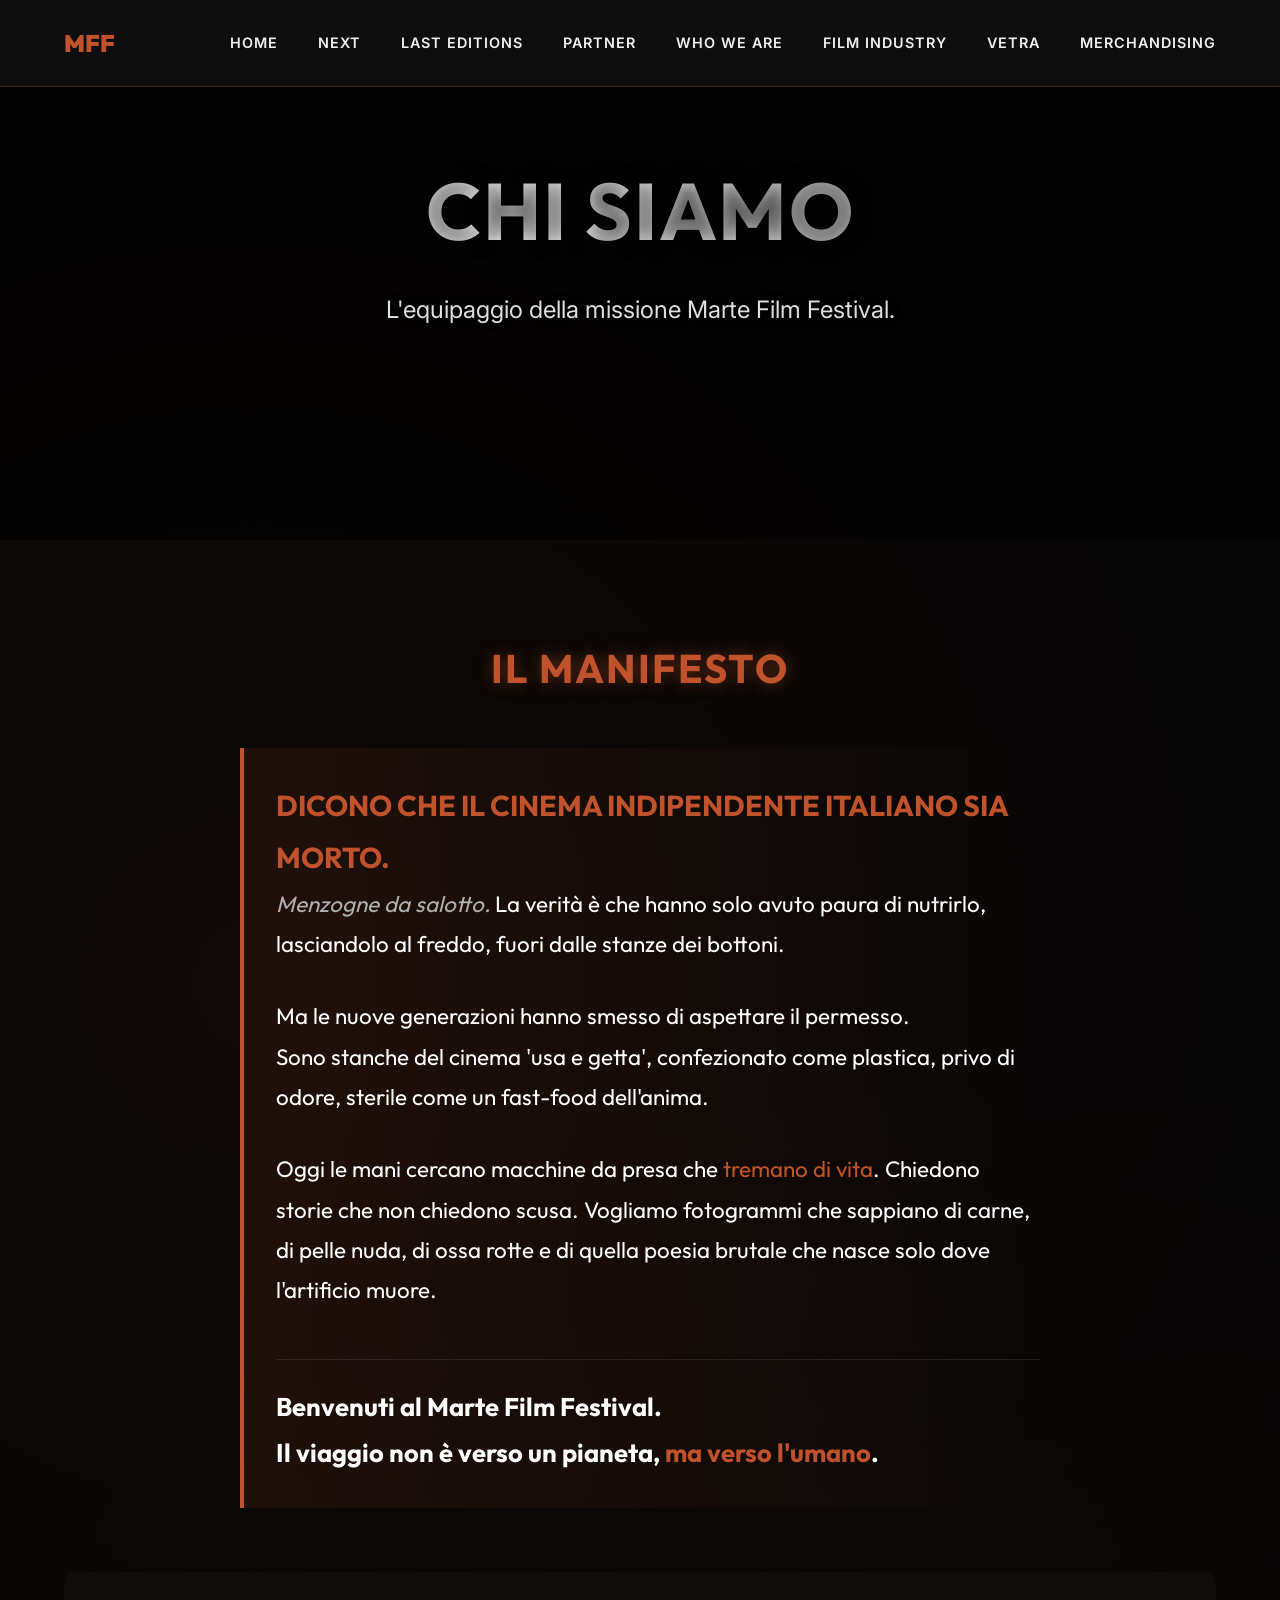
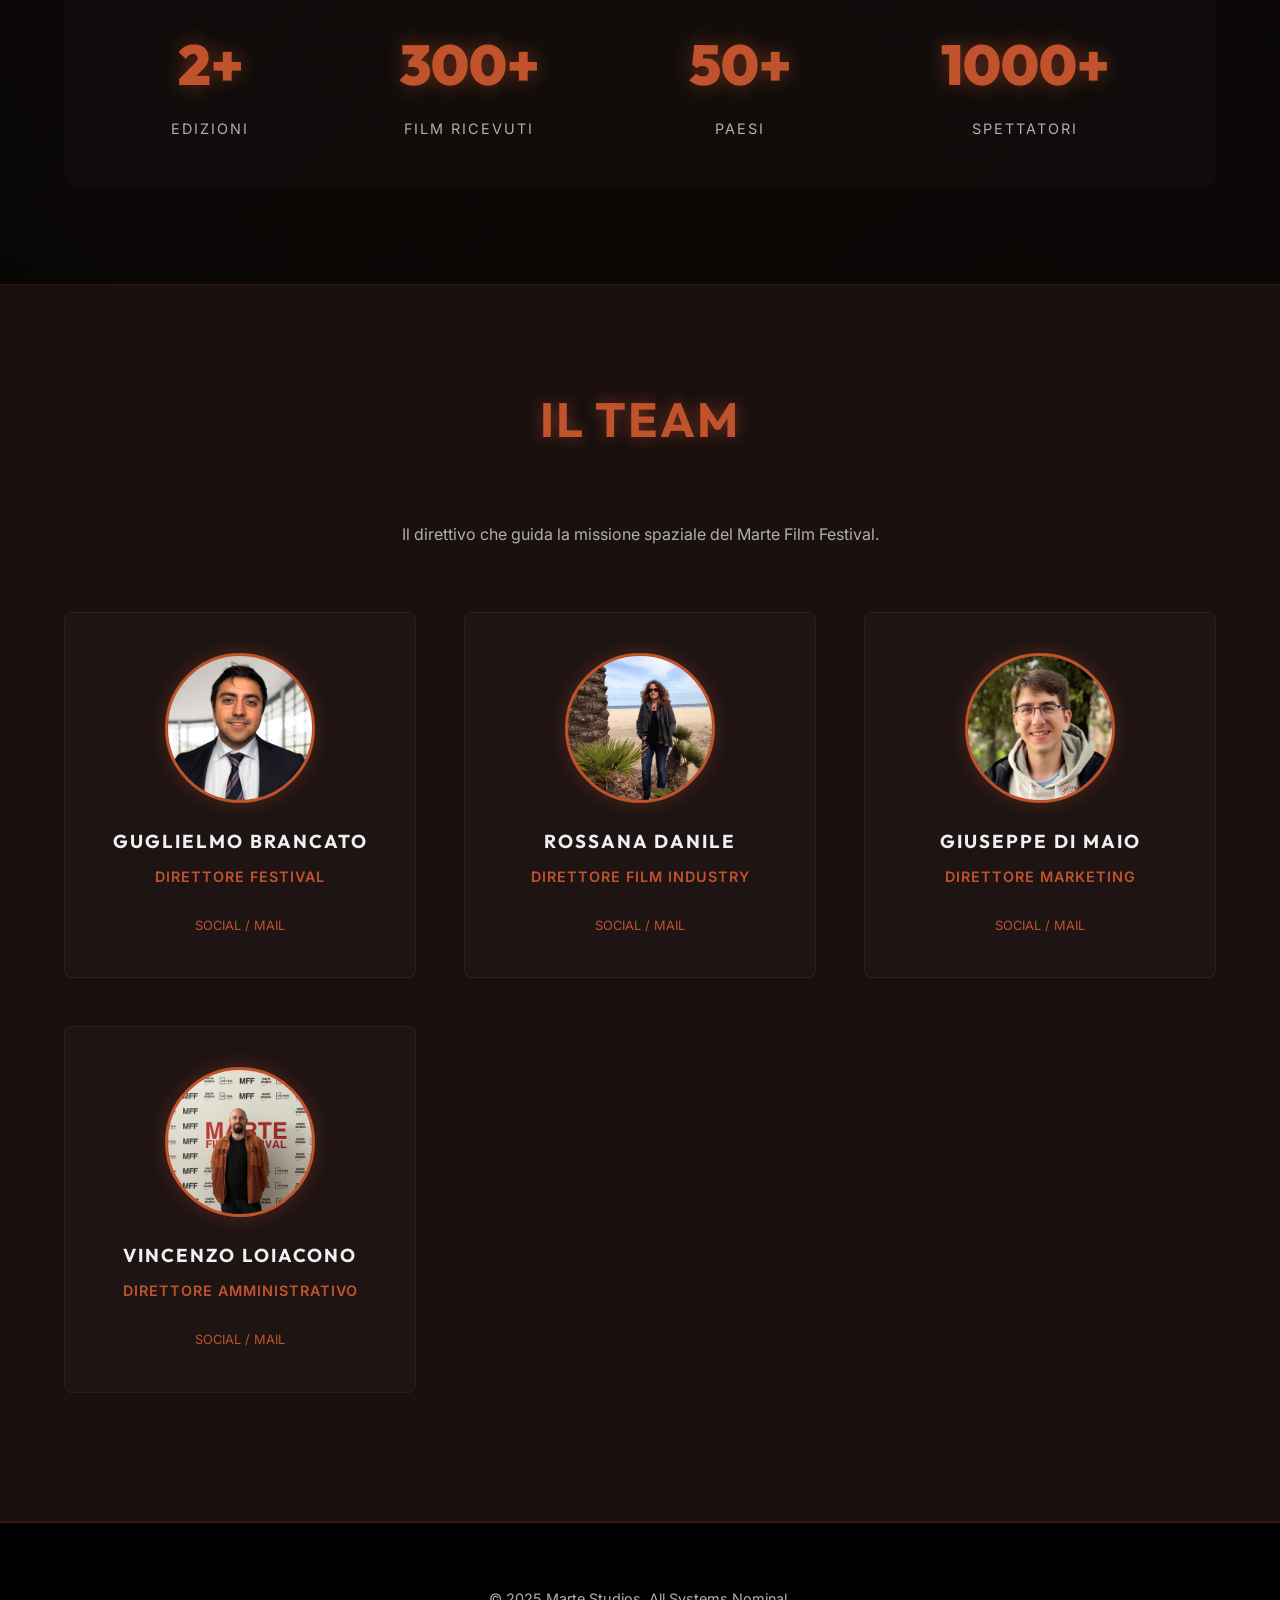
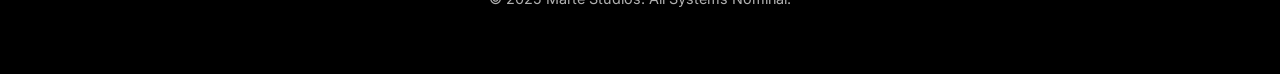
<file: chi-siamo.html>
<!doctype html>
<html lang="it">

<head>
  <meta charset="UTF-8">
  <meta name="viewport" content="width=device-width, initial-scale=1.0">
  <title>Chi Siamo - Marte Film Festival</title>
  <link rel="preconnect" href="https://fonts.googleapis.com">
  <link rel="preconnect" href="https://fonts.gstatic.com" crossorigin>
  <link
    href="https://fonts.googleapis.com/css2?family=Inter:wght@300;400;600&family=Outfit:wght@400;700;900&display=swap"
    rel="stylesheet">
  <link rel="stylesheet" href="./style.css">
  <style>
    .about-hero {
      height: 60vh;
      background-image: url('https://images.unsplash.com/photo-1446776811953-b23d57bd21aa?q=80&w=2072&auto=format&fit=crop');
    }

    .team-grid {
      display: grid;
      grid-template-columns: repeat(auto-fit, minmax(250px, 1fr));
      gap: 3rem;
      margin-top: 4rem;
    }

    .team-member {
      background: rgba(255, 255, 255, 0.02);
      border: 1px solid rgba(255, 255, 255, 0.05);
      padding: 2rem;
      text-align: center;
      transition: all 0.3s;
      border-radius: 8px;
    }

    .team-member:hover {
      border-color: var(--accent-color);
      transform: translateY(-5px);
      background: rgba(192, 83, 44, 0.05);
    }

    .member-image {
      width: 150px;
      height: 150px;
      border-radius: 50%;
      margin: 0 auto 1.5rem;
      background-color: #111;
      background-size: cover;
      background-position: center;
      border: 3px solid var(--accent-color);
      box-shadow: 0 0 20px rgba(192, 83, 44, 0.3);
    }

    .role {
      color: var(--accent-color);
      font-size: 0.9rem;
      text-transform: uppercase;
      letter-spacing: 1px;
      margin-top: 0.5rem;
      font-weight: 600;
      margin-bottom: 1rem;
    }

    .member-bio {
      color: var(--text-secondary);
      font-size: 0.9rem;
      line-height: 1.6;
    }

    .mission-stats {
      display: flex;
      justify-content: space-around;
      flex-wrap: wrap;
      gap: 2rem;
      margin-top: 4rem;
      padding: 3rem;
      background: rgba(255, 255, 255, 0.02);
      border-radius: 12px;
    }

    .stat-item {
      text-align: center;
    }

    .stat-number {
      font-family: var(--font-heading);
      font-size: 3.5rem;
      font-weight: 900;
      color: var(--accent-color);
      margin-bottom: 0.5rem;
      text-shadow: 0 0 20px var(--accent-glow);
    }

    .stat-label {
      text-transform: uppercase;
      letter-spacing: 2px;
      font-size: 0.9rem;
      color: var(--text-secondary);
    }

    .governance-grid {
      display: grid;
      grid-template-columns: repeat(auto-fit, minmax(280px, 1fr));
      gap: 3rem;
      margin-top: 4rem;
      padding-bottom: 2rem;
    }

    @media (max-width: 768px) {
      .governance-grid {
        grid-template-columns: 1fr;
        gap: 2rem;
        padding-bottom: 0;
      }
    }

    .governance-member {
      background: rgba(255, 255, 255, 0.02);
      border: 1px solid rgba(255, 255, 255, 0.05);
      padding: 2.5rem 2rem;
      text-align: center;
      transition: all 0.3s;
      border-radius: 8px;
      position: relative;
    }

    .governance-member::before {
      content: '';
      position: absolute;
      top: 0;
      left: 0;
      width: 100%;
      height: 3px;
      background: linear-gradient(90deg, transparent, var(--accent-color), transparent);
      opacity: 0;
      transition: opacity 0.3s;
    }

    .governance-member:hover {
      background: rgba(192, 83, 44, 0.03);
      border-color: rgba(192, 83, 44, 0.3);
      transform: translateY(-5px);
    }

    .governance-member:hover::before {
      opacity: 1;
    }
  </style>

  <!-- Open Graph / Social Media Meta Tags -->
  <meta property="og:type" content="website">
  <meta property="og:url" content="https://mff.martestudios.com/">
  <meta property="og:title" content="Marte Film Festival">
  <meta property="og:description" content="Marte Film Festival - Il cinema che non chiede scusa.">
  <meta property="og:image" content="https://mff.martestudios.com/intro-logo.png">

  <meta name="twitter:card" content="summary_large_image">
  <meta name="twitter:url" content="https://mff.martestudios.com/">
  <meta name="twitter:title" content="Marte Film Festival">
  <meta name="twitter:description" content="Marte Film Festival - Il cinema che non chiede scusa.">
  <meta name="twitter:image" content="https://mff.martestudios.com/intro-logo.png">

</head>

<body>
  <nav class="navbar">
    <div class="logo-container">
      <span style="font-family: 'Outfit'; font-weight: 900; color: var(--accent-color); font-size: 1.5rem;">MFF</span>
    </div>
    <ul class="nav-links">
      <li><a href="index.html">Home</a></li>
      <li><a href="next.html">Next</a></li>
      <li><a href="legends.html">Last Editions</a></li>
      <li><a href="partner.html">Partner</a></li>
      <li><a href="chi-siamo.html">Who We Are</a></li>
      <li><a href="film-industry.html">Film Industry</a></li>
      <li><a href="vetra.html">Vetra</a></li>
      <li><a href="merchandising.html">Merchandising</a></li>
    </ul>
    <div class="burger">
      <div class="line1"></div>
      <div class="line2"></div>
      <div class="line3"></div>
    </div>
  </nav>

  <section class="hero-section about-hero">
    <div class="hero-overlay"></div>
    <div class="hero-content">
      <h1>Chi Siamo</h1>
      <p>L'equipaggio della missione Marte Film Festival.</p>
    </div>
  </section>

  <section class="section">
    <div class="container">
      <h2 style="margin-bottom: 3rem; text-align: center; font-size: 2.5rem; text-transform: uppercase; letter-spacing: 2px;">Il Manifesto</h2>
      
      <div style="max-width: 800px; margin: 0 auto; font-family: var(--font-heading); font-size: 1.4rem; line-height: 1.8; color: #fff; border-left: 4px solid var(--accent-color); padding-left: 2rem; background: linear-gradient(90deg, rgba(192, 83, 44, 0.1) 0%, transparent 100%); padding-top: 2rem; padding-bottom: 2rem; border-radius: 0 12px 12px 0;">
        <p style="margin-bottom: 2rem;">
          <strong style="color: var(--accent-color); font-size: 1.8rem;">DICONO CHE IL CINEMA INDIPENDENTE ITALIANO SIA MORTO.</strong><br>
          <span style="color: var(--text-secondary); font-style: italic;">Menzogne da salotto.</span> La verità è che hanno solo avuto paura di nutrirlo, lasciandolo al freddo, fuori dalle stanze dei bottoni.
        </p>

        <p style="margin-bottom: 2rem;">
          Ma le nuove generazioni hanno smesso di aspettare il permesso.<br>
          Sono stanche del cinema 'usa e getta', confezionato come plastica, privo di odore, sterile come un fast-food dell'anima.
        </p>

        <p style="margin-bottom: 2rem;">
          Oggi le mani cercano macchine da presa che <span style="color: var(--accent-color);">tremano di vita</span>. Chiedono storie che non chiedono scusa. Vogliamo fotogrammi che sappiano di carne, di pelle nuda, di ossa rotte e di quella poesia brutale che nasce solo dove l'artificio muore.
        </p>

        <p style="font-size: 1.6rem; font-weight: 700; margin-top: 3rem; border-top: 1px solid rgba(255,255,255,0.1); padding-top: 1.5rem;">
          Benvenuti al Marte Film Festival.<br>
          Il viaggio non è verso un pianeta, <span style="color: var(--accent-color);">ma verso l'umano</span>.
        </p>
      </div>

      <div class="mission-stats">
        <div class="stat-item">
          <div class="stat-number">2+</div>
          <div class="stat-label">Edizioni</div>
        </div>
        <div class="stat-item">
          <div class="stat-number">300+</div>
          <div class="stat-label">Film Ricevuti</div>
        </div>
        <div class="stat-item">
          <div class="stat-number">50+</div>
          <div class="stat-label">Paesi</div>
        </div>
        <div class="stat-item">
          <div class="stat-number">1000+</div>
          <div class="stat-label">Spettatori</div>
        </div>
      </div>
    </div>
  </section>

  <section class="section dark-bg">
    <div class="container">
      <h2>Il Team</h2>
      <p style="text-align: center; max-width: 600px; margin: 0 auto 3rem; color: var(--text-secondary);">
        Il direttivo che guida la missione spaziale del Marte Film Festival.
      </p>

      <div class="governance-grid">
        <div class="governance-member">
          <div class="member-image" style="background-image: url('assets/chi%20siamo/brancato%20guglielmo.png')"></div>
          <h3>Guglielmo Brancato</h3>
          <p class="role">Direttore Festival</p>
          <div class="socials" style="margin-top: 1.5rem;">
            <a href="#" style="color: var(--accent-color); font-size: 0.8rem;">social / mail</a>
          </div>
        </div>

        <div class="governance-member">
          <div class="member-image" style="background-image: url('assets/chi%20siamo/rossana%20danile.jpg')"></div>
          <h3>Rossana Danile</h3>
          <p class="role">Direttore Film Industry</p>
          <div class="socials" style="margin-top: 1.5rem;">
            <a href="#" style="color: var(--accent-color); font-size: 0.8rem;">social / mail</a>
          </div>
        </div>

        <div class="governance-member">
          <div class="member-image" style="background-image: url('assets/chi%20siamo/giuseppe%20di%20maio.jpg')"></div>
          <h3>Giuseppe Di Maio</h3>
          <p class="role">Direttore Marketing</p>
          <div class="socials" style="margin-top: 1.5rem;">
            <a href="#" style="color: var(--accent-color); font-size: 0.8rem;">social / mail</a>
          </div>
        </div>



        <div class="governance-member">
          <div class="member-image" style="background-image: url('assets/chi%20siamo/vincenzo%20loiacono.jpeg')"></div>
          <h3>Vincenzo Loiacono</h3>
          <p class="role">Direttore Amministrativo</p>
          <div class="socials" style="margin-top: 1.5rem;">
            <a href="#" style="color: var(--accent-color); font-size: 0.8rem;">social / mail</a>
          </div>
        </div>


      </div>
    </div>
  </section>

  <footer>
    <div class="container">
      <p>&copy; 2025 Marte Studios. All Systems Nominal.</p>
    </div>
  </footer>

  <script type="module" src="./main.js"></script>
</body>

</html>
</file>
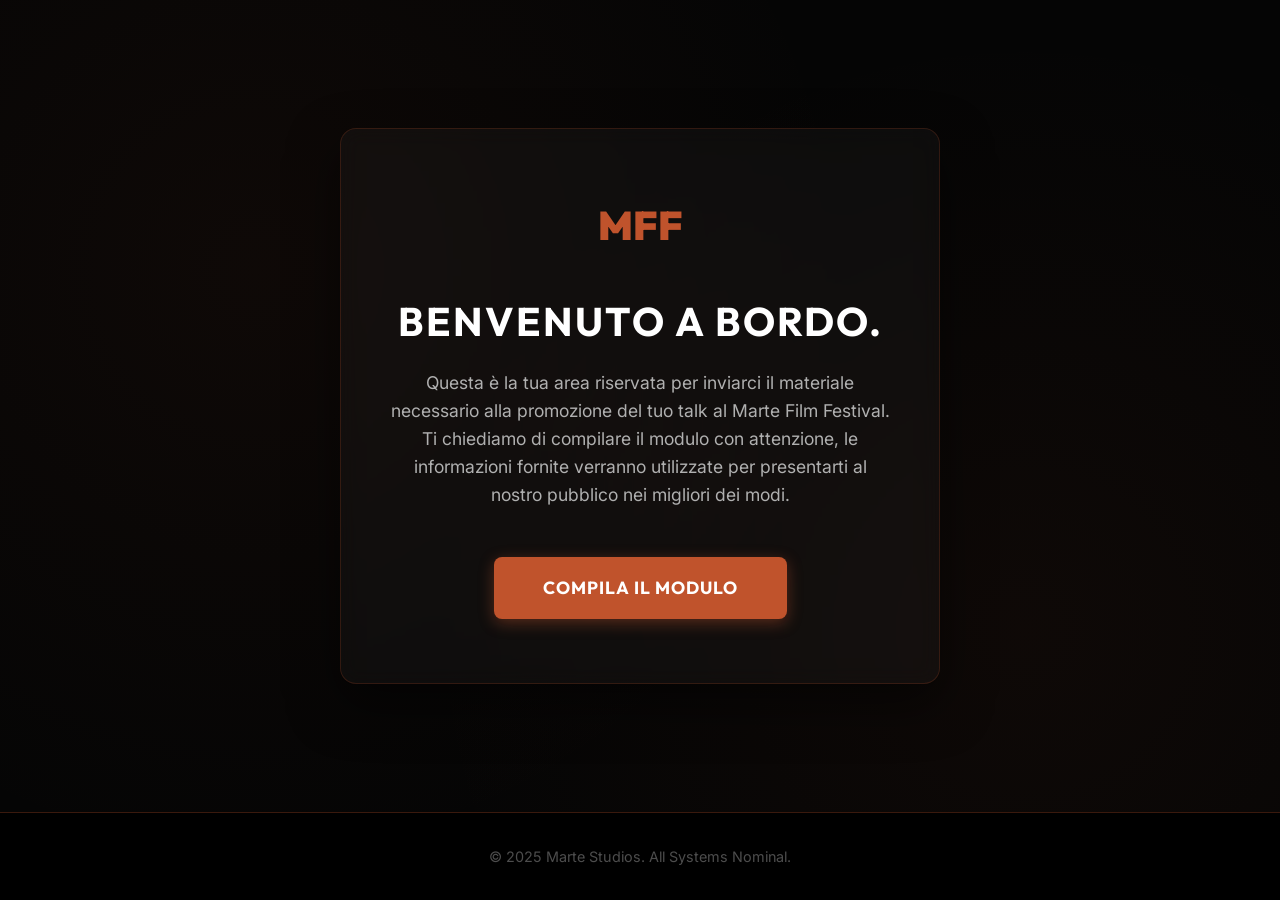
<file: guest-onboarding.html>
<!doctype html>
<html lang="it">

<head>
  <meta charset="UTF-8">
  <meta name="viewport" content="width=device-width, initial-scale=1.0">
  <title>Materiale Promozionale - Marte Film Festival</title>
  <link rel="preconnect" href="https://fonts.googleapis.com">
  <link rel="preconnect" href="https://fonts.gstatic.com" crossorigin>
  <link href="https://fonts.googleapis.com/css2?family=Inter:wght@300;400;600&family=Outfit:wght@400;700;900&display=swap" rel="stylesheet">
  <link rel="stylesheet" href="./style.css">
  <style>
    body {
      background-color: #050505;
      color: #fff;
      display: flex;
      flex-direction: column;
      min-height: 100vh;
      margin: 0;
      font-family: 'Inter', sans-serif;
    }

    .onboarding-container {
      flex: 1;
      display: flex;
      align-items: center;
      justify-content: center;
      padding: 2rem;
    }

    .onboarding-card {
      background: rgba(255, 255, 255, 0.03);
      border: 1px solid rgba(192, 83, 44, 0.2);
      border-radius: 16px;
      padding: 4rem 3rem;
      max-width: 600px;
      width: 100%;
      text-align: center;
      box-shadow: 0 20px 50px rgba(0, 0, 0, 0.5);
      backdrop-filter: blur(10px);
    }

    .logo-badge {
      font-family: 'Outfit', sans-serif;
      font-weight: 900;
      color: var(--accent-color);
      font-size: 2.5rem;
      margin-bottom: 2rem;
      display: inline-block;
    }

    h1 {
      font-family: 'Outfit', sans-serif;
      font-size: 2.5rem;
      margin-bottom: 1rem;
      font-weight: 700;
    }

    p {
      color: var(--text-secondary);
      font-size: 1.1rem;
      line-height: 1.6;
      margin-bottom: 3rem;
    }

    .cta-button {
      background: var(--accent-color);
      color: #fff;
      font-family: 'Outfit', sans-serif;
      font-weight: 700;
      font-size: 1.1rem;
      padding: 1rem 3rem;
      border-radius: 8px;
      text-transform: uppercase;
      letter-spacing: 1px;
      transition: all 0.3s;
      border: 1px solid transparent;
      box-shadow: 0 4px 15px rgba(192, 83, 44, 0.4);
    }

    .cta-button:hover {
      background: #a34320;
      transform: translateY(-2px);
      box-shadow: 0 6px 20px rgba(192, 83, 44, 0.6);
    }

    footer {
      text-align: center;
      padding: 2rem;
      font-size: 0.9rem;
      color: rgba(255,255,255,0.3);
    }
  </style>
</head>

<body>

  <div class="onboarding-container">
    <div class="onboarding-card">
      <div class="logo-badge">MFF</div>
      <h1>Benvenuto a bordo.</h1>
      <p>
        Questa è la tua area riservata per inviarci il materiale necessario alla promozione del tuo talk al Marte Film Festival. 
        Ti chiediamo di compilare il modulo con attenzione, le informazioni fornite verranno utilizzate per presentarti al nostro pubblico nei migliori dei modi.
      </p>
      <a href="https://forms.gle/5mj7tHexAhNy8JoN6" target="_blank" rel="noopener" class="cta-button">
        Compila il Modulo
      </a>
    </div>
  </div>

  <footer>
    &copy; 2025 Marte Studios. All Systems Nominal.
  </footer>

</body>
</html>
</file>
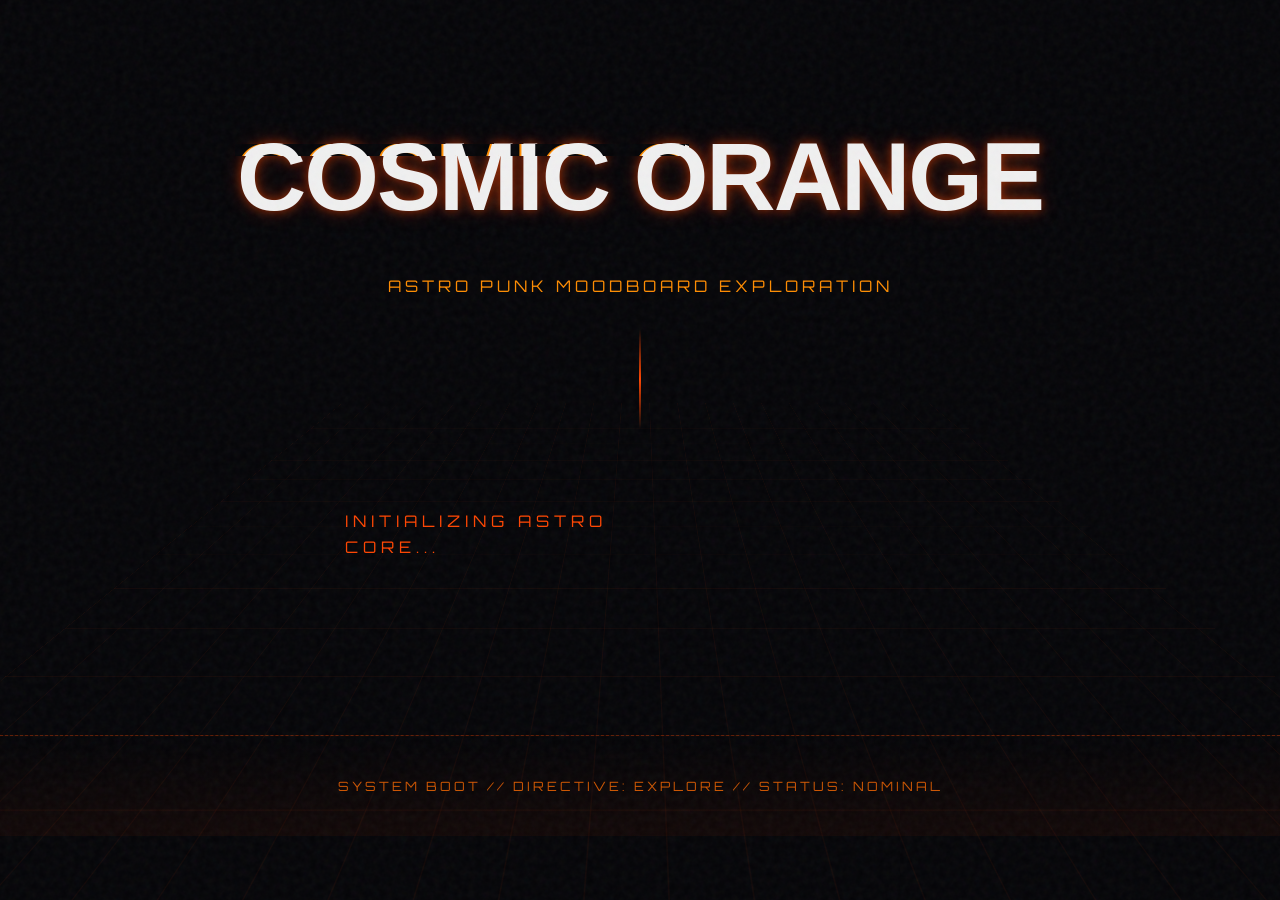
<file: moodboard_theme.html>
<!DOCTYPE html>
<html lang="en">
<head>
    <meta charset="UTF-8">
    <meta name="viewport" content="width=device-width, initial-scale=1.0">
    <title>Astro Punk Moodboard</title>
    <link rel="preconnect" href="https://fonts.googleapis.com">
    <link rel="preconnect" href="https://fonts.gstatic.com" crossorigin>
    <link href="https://fonts.googleapis.com/css2?family=Orbitron:wght@400;700;900&family=Space+Mono:ital,wght@0,400;0,700;1,400&family=Syncopate:wght@400;700&display=swap" rel="stylesheet">
    <link rel="stylesheet" href="assets/css/moodboard_theme.css">
</head>
<body>
    <div class="noise-overlay"></div>
    <div class="grid-background"></div>

    <header class="hero-section">
        <h1 class="glitch" data-text="COSMIC ORANGE">COSMIC ORANGE</h1>
        <p class="subtitle">ASTRO PUNK MOODBOARD EXPLORATION</p>
        <div class="glow-line"></div>
    </header>

    <main class="moodboard-container">
        <!-- Images will be dynamically loaded here by JS -->
        <div class="masonry-grid" id="moodboard-grid"></div>
    </main>

    <footer>
        <p>SYSTEM BOOT // DIRECTIVE: EXPLORE // STATUS: NOMINAL</p>
    </footer>

    <script src="assets/js/moodboard_theme.js"></script>
</body>
</html>
</file>
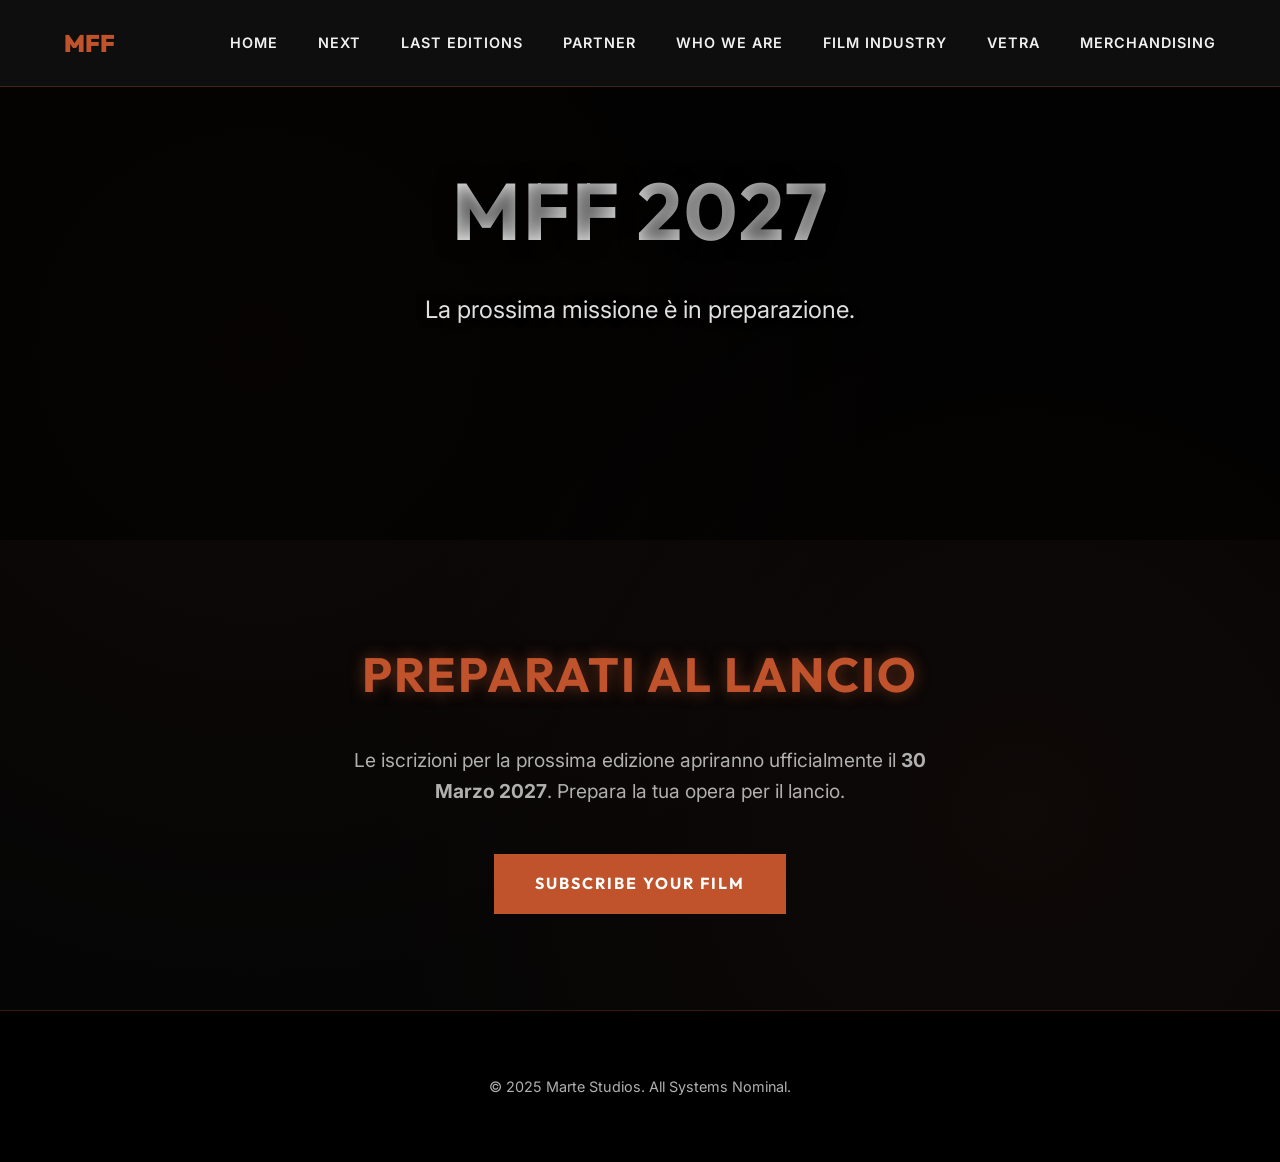
<file: next.html>
<!doctype html>
<html lang="it">

<head>
  <meta charset="UTF-8">
  <meta name="viewport" content="width=device-width, initial-scale=1.0">
  <title>Next - Marte Film Festival</title>
  <link rel="preconnect" href="https://fonts.googleapis.com">
  <link rel="preconnect" href="https://fonts.gstatic.com" crossorigin>
  <link
    href="https://fonts.googleapis.com/css2?family=Inter:wght@300;400;600&family=Outfit:wght@400;700;900&display=swap"
    rel="stylesheet">
  <link rel="stylesheet" href="./style.css">
  <style>
    .next-hero {
      height: 60vh;
      background-image: url('https://images.unsplash.com/photo-1451187580459-43490279c0fa?q=80&w=2072&auto=format&fit=crop');
    }

    .countdown-container {
      display: flex;
      justify-content: center;
      gap: 2rem;
      margin-top: 3rem;
    }

    .countdown-item {
      background: rgba(255, 255, 255, 0.05);
      padding: 1.5rem;
      border-radius: 8px;
      min-width: 120px;
      text-align: center;
    }

    .countdown-number {
      font-family: var(--font-heading);
      font-size: 3rem;
      font-weight: 700;
      color: var(--accent-color);
    }
  </style>

  <!-- Open Graph / Social Media Meta Tags -->
  <meta property="og:type" content="website">
  <meta property="og:url" content="https://mff.martestudios.com/">
  <meta property="og:title" content="Marte Film Festival">
  <meta property="og:description" content="Marte Film Festival - Il cinema che non chiede scusa.">
  <meta property="og:image" content="https://mff.martestudios.com/intro-logo.png">

  <meta name="twitter:card" content="summary_large_image">
  <meta name="twitter:url" content="https://mff.martestudios.com/">
  <meta name="twitter:title" content="Marte Film Festival">
  <meta name="twitter:description" content="Marte Film Festival - Il cinema che non chiede scusa.">
  <meta name="twitter:image" content="https://mff.martestudios.com/intro-logo.png">

</head>

<body>
  <nav class="navbar">
    <div class="logo-container">
      <span style="font-family: 'Outfit'; font-weight: 900; color: var(--accent-color); font-size: 1.5rem;">MFF</span>
    </div>
    <ul class="nav-links">
      <li><a href="index.html">Home</a></li>
      <li><a href="next.html">Next</a></li>
      <li><a href="legends.html">Last Editions</a></li>
      <li><a href="partner.html">Partner</a></li>
      <li><a href="chi-siamo.html">Who We Are</a></li>
      <li><a href="film-industry.html">Film Industry</a></li>
      <li><a href="vetra.html">Vetra</a></li>
      <li><a href="merchandising.html">Merchandising</a></li>
    </ul>
    <div class="burger">
      <div class="line1"></div>
      <div class="line2"></div>
      <div class="line3"></div>
    </div>
  </nav>

  <section class="hero-section next-hero">
    <div class="hero-overlay"></div>
    <div class="hero-content">
      <h1>MFF 2027</h1>
      <p>La prossima missione è in preparazione.</p>
    </div>
  </section>

  <section class="section">
    <div class="container" style="text-align: center;">
      <h2 style="margin-bottom: 2rem;">Preparati al Lancio</h2>
      <p style="font-size: 1.2rem; margin-bottom: 3rem; color: var(--text-secondary); max-width: 600px; margin-left: auto; margin-right: auto;">
        Le iscrizioni per la prossima edizione apriranno ufficialmente il <strong>30 Marzo 2027</strong>. 
        Prepara la tua opera per il lancio.
      </p>
      <a href="https://filmfreeway.com/martefilmfestival1" target="_blank" rel="noopener" class="cta-button" style="background: var(--accent-color);">subscribe your film</a>
    </div>
  </section>

  <footer>
    <div class="container">
      <p>&copy; 2025 Marte Studios. All Systems Nominal.</p>
    </div>
  </footer>

  <script type="module" src="./main.js"></script>
</body>

</html>
</file>
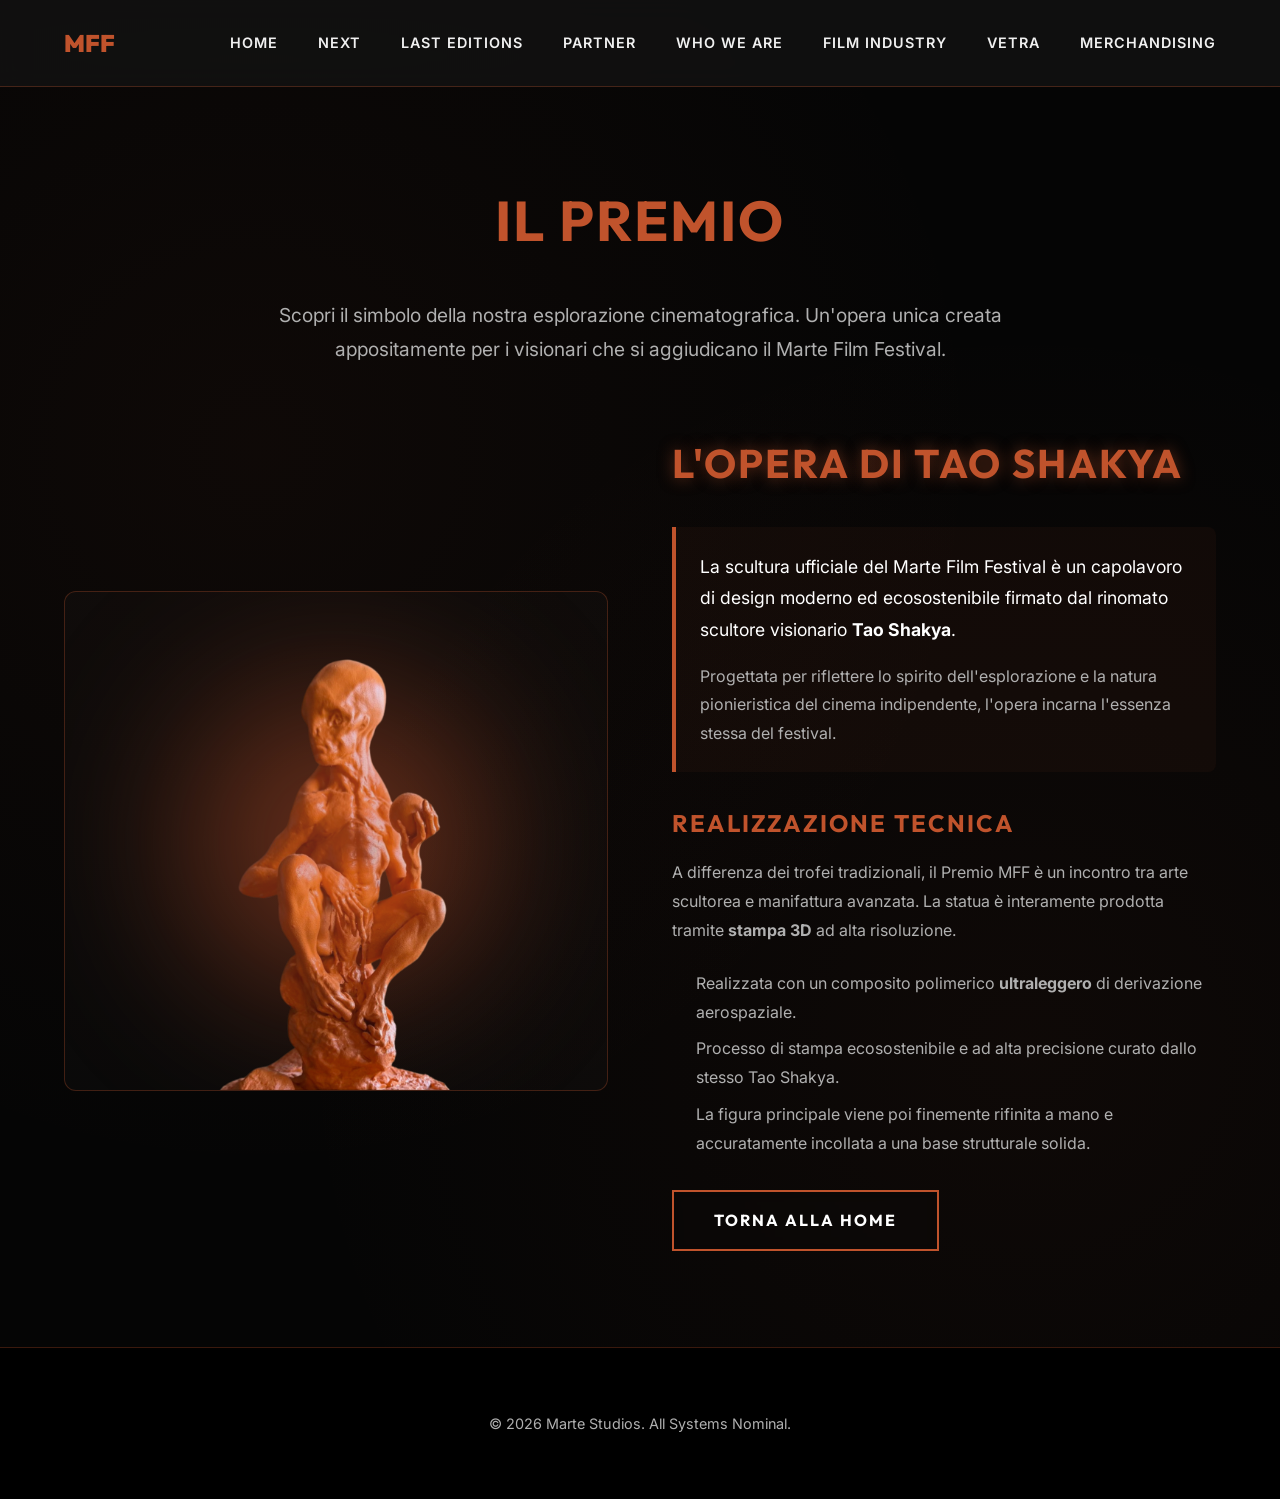
<file: premio.html>
<!doctype html>
<html lang="it">

<head>
  <meta charset="UTF-8">
  <meta name="viewport" content="width=device-width, initial-scale=1.0">
  <title>Il Premio - Marte Film Festival</title>
  <link rel="preconnect" href="https://fonts.googleapis.com">
  <link rel="preconnect" href="https://fonts.gstatic.com" crossorigin>
  <link
    href="https://fonts.googleapis.com/css2?family=Inter:wght@300;400;600&family=Outfit:wght@400;700;900&display=swap"
    rel="stylesheet">
  <link rel="stylesheet" href="./style.css">

  <!-- Open Graph / Social Media Meta Tags -->
  <meta property="og:type" content="website">
  <meta property="og:url" content="https://mff.martestudios.com/">
  <meta property="og:title" content="Marte Film Festival">
  <meta property="og:description" content="Marte Film Festival - Il cinema che non chiede scusa.">
  <meta property="og:image" content="https://mff.martestudios.com/intro-logo.png">

  <meta name="twitter:card" content="summary_large_image">
  <meta name="twitter:url" content="https://mff.martestudios.com/">
  <meta name="twitter:title" content="Marte Film Festival">
  <meta name="twitter:description" content="Marte Film Festival - Il cinema che non chiede scusa.">
  <meta name="twitter:image" content="https://mff.martestudios.com/intro-logo.png">

</head>

<body>
  <nav class="navbar">
    <div class="logo-container">
      <span style="font-family: 'Outfit'; font-weight: 900; color: var(--accent-color); font-size: 1.5rem;">MFF</span>
    </div>
    <ul class="nav-links">
      <li><a href="index.html">Home</a></li>
      <li><a href="next.html">Next</a></li>
      <li><a href="legends.html">Last Editions</a></li>
      <li><a href="partner.html">Partner</a></li>
      <li><a href="chi-siamo.html">Who We Are</a></li>
      <li><a href="film-industry.html">Film Industry</a></li>
      <li><a href="vetra.html">Vetra</a></li>
      <li><a href="merchandising.html">Merchandising</a></li>
    </ul>
    <div class="burger">
      <div class="line1"></div>
      <div class="line2"></div>
      <div class="line3"></div>
    </div>
  </nav>

  <section class="section" style="margin-top: 80px;">
    <div class="container">
      <h1 style="text-align: center; margin-bottom: 2rem; font-size: 3.5rem; color: var(--accent-color);">Il Premio</h1>
      <p style="text-align: center; color: var(--text-secondary); max-width: 800px; margin: 0 auto 4rem; font-size: 1.2rem; line-height: 1.8;">
        Scopri il simbolo della nostra esplorazione cinematografica. Un'opera unica creata appositamente per i visionari che si aggiudicano il Marte Film Festival.
      </p>

      <div style="display: flex; flex-wrap: wrap; gap: 4rem; align-items: center;">
        <div style="flex: 1; min-width: 300px; text-align: center;">
          <div style="width: 100%; height: 500px; background: rgba(255,255,255,0.02) url('./assets/statua.png') no-repeat center center; background-size: contain; border: 1px solid rgba(192,83,44,0.3); border-radius: 12px; display: flex; align-items: center; justify-content: center; position: relative; overflow: hidden;">
            <div style="position: absolute; width: 300px; height: 300px; background: var(--accent-glow); filter: blur(80px); border-radius: 50%; z-index: 0;"></div>
          </div>
        </div>
        
        <div style="flex: 1; min-width: 300px;">
          <h2 style="margin-bottom: 2rem; text-align: left; font-size: 2.5rem;">L'Opera di Tao Shakya</h2>
          
          <div style="background: rgba(192,83,44,0.05); border-left: 4px solid var(--accent-color); padding: 1.5rem; margin-bottom: 2rem; border-radius: 0 8px 8px 0;">
            <p style="color: #fff; font-size: 1.1rem; line-height: 1.8; margin-bottom: 1rem;">
              La scultura ufficiale del Marte Film Festival è un capolavoro di design moderno ed ecosostenibile firmato dal rinomato scultore visionario <strong>Tao Shakya</strong>.
            </p>
            <p style="color: var(--text-secondary); line-height: 1.8;">
              Progettata per riflettere lo spirito dell'esplorazione e la natura pionieristica del cinema indipendente, l'opera incarna l'essenza stessa del festival.
            </p>
          </div>

          <h3 style="color: var(--accent-color); margin-bottom: 1rem; font-size: 1.5rem;">Realizzazione Tecnica</h3>
          <p style="color: var(--text-secondary); line-height: 1.8; margin-bottom: 1.5rem;">
            A differenza dei trofei tradizionali, il Premio MFF è un incontro tra arte scultorea e manifattura avanzata. La statua è interamente prodotta tramite <strong>stampa 3D</strong> ad alta risoluzione.
          </p>
          <ul style="color: var(--text-secondary); line-height: 1.8; margin-bottom: 2rem; padding-left: 1.5rem;">
            <li style="margin-bottom: 0.5rem;">Realizzata con un composito polimerico <strong>ultraleggero</strong> di derivazione aerospaziale.</li>
            <li style="margin-bottom: 0.5rem;">Processo di stampa ecosostenibile e ad alta precisione curato dallo stesso Tao Shakya.</li>
            <li style="margin-bottom: 0.5rem;">La figura principale viene poi finemente rifinita a mano e accuratamente incollata a una base strutturale solida.</li>
          </ul>

          <div style="display: flex; gap: 1rem;">
            <a href="index.html" class="cta-button cta-secondary">Torna alla Home</a>
          </div>
        </div>
      </div>
    </div>
  </section>

  <footer>
    <div class="container">
      <p>&copy; 2026 Marte Studios. All Systems Nominal.</p>
    </div>
  </footer>

  <script type="module" src="./main.js"></script>
</body>

</html>
</file>
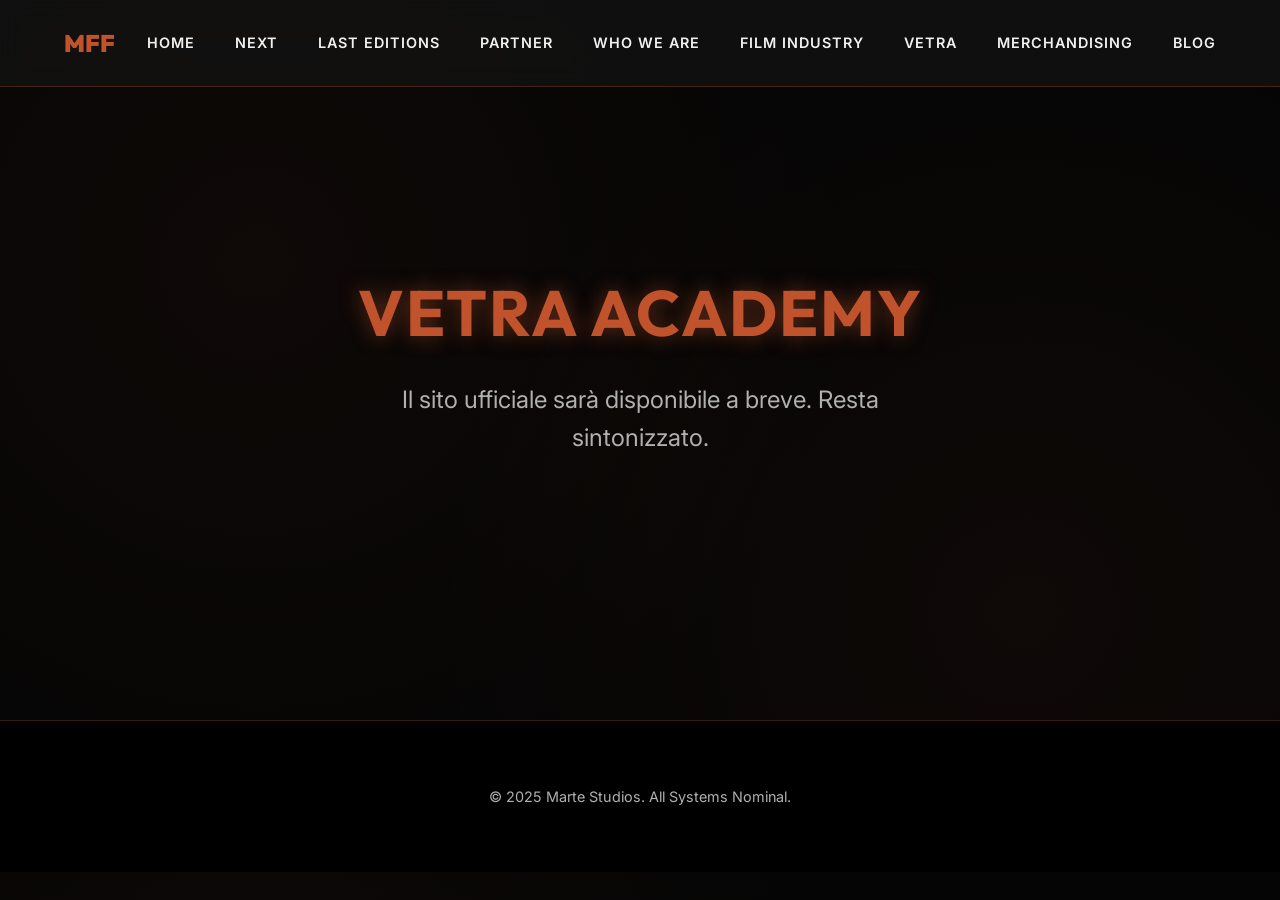
<file: vetra.html>
<!doctype html>
<html lang="it">

<head>
  <meta charset="UTF-8">
  <meta name="viewport" content="width=device-width, initial-scale=1.0">
  <title>Vetra - Marte Film Festival</title>
  <link rel="preconnect" href="https://fonts.googleapis.com">
  <link rel="preconnect" href="https://fonts.gstatic.com" crossorigin>
  <link href="https://fonts.googleapis.com/css2?family=Inter:wght@300;400;600&family=Outfit:wght@400;700;900&display=swap" rel="stylesheet">
  <link rel="stylesheet" href="./style.css">
  <style>
    .coming-soon-section {
      min-height: 80vh;
      display: flex;
      flex-direction: column;
      align-items: center;
      justify-content: center;
      text-align: center;
      padding: 0 2rem;
    }
    .coming-soon-title {
      font-size: 4rem;
      margin-bottom: 1rem;
      color: var(--accent-color);
      text-shadow: 0 0 20px var(--accent-glow);
    }
    .coming-soon-text {
      font-size: 1.5rem;
      color: var(--text-secondary);
      max-width: 600px;
    }
  </style>
</head>

<body>
  <nav class="navbar">
    <div class="logo-container">
      <span style="font-family: 'Outfit'; font-weight: 900; color: var(--accent-color); font-size: 1.5rem;">MFF</span>
    </div>
    <ul class="nav-links">
      <li><a href="index.html">Home</a></li>
      <li><a href="next.html">Next</a></li>
      <li><a href="legends.html">Last Editions</a></li>
      <li><a href="partner.html">Partner</a></li>
      <li><a href="chi-siamo.html">Who We Are</a></li>
      <li><a href="film-industry.html">Film Industry</a></li>
      <li><a href="vetra.html">Vetra</a></li>
      <li><a href="merchandising.html">Merchandising</a></li>
      <li><a href="https://velvet.martestudios.com" target="_blank" rel="noopener">Blog</a></li>
    </ul>
    <div class="burger">
      <div class="line1"></div>
      <div class="line2"></div>
      <div class="line3"></div>
    </div>
  </nav>

  <section class="section coming-soon-section">
    <h1 class="coming-soon-title">Vetra Academy</h1>
    <p class="coming-soon-text">
      Il sito ufficiale sarà disponibile a breve. Resta sintonizzato.
    </p>
  </section>

  <footer>
    <div class="container">
      <p>&copy; 2025 Marte Studios. All Systems Nominal.</p>
    </div>
  </footer>

  <script type="module" src="./main.js"></script>
</body>
</html>
</file>
<file: style.css>
:root {
  --bg-color: #050505;
  --surface-color: #1a1010;
  --text-primary: #f0f0f0;
  --text-secondary: #b0b0b0;
  --accent-color: #C0532C;
  --accent-glow: rgba(192, 83, 44, 0.5);
  --glass-bg: rgba(20, 20, 20, 0.7);
  --glass-border: rgba(192, 83, 44, 0.3);
  --font-heading: 'Outfit', sans-serif;
  --font-body: 'Inter', sans-serif;
  --transition-speed: 0.4s;
}

* {
  margin: 0;
  padding: 0;
  box-sizing: border-box;
}

html {
  scroll-behavior: smooth;
}

body {
  font-family: var(--font-body);
  background-color: var(--bg-color);
  color: var(--text-primary);
  line-height: 1.6;
  overflow-x: hidden;
  background-image:
    radial-gradient(circle at 20% 30%, rgba(192, 83, 44, 0.05) 0%, transparent 50%),
    radial-gradient(circle at 80% 70%, rgba(192, 83, 44, 0.05) 0%, transparent 50%);
}

/* Typography */
h1,
h2,
h3,
h4,
h5,
h6 {
  font-family: var(--font-heading);
  font-weight: 700;
  text-transform: uppercase;
  letter-spacing: 2px;
}

a {
  text-decoration: none;
  color: inherit;
  transition: all var(--transition-speed);
}

ul {
  list-style: none;
}

/* Loader */
#loader {
  position: fixed;
  top: 0;
  left: 0;
  width: 100%;
  height: 100%;
  background-color: #000;
  z-index: 9999;
  display: flex;
  justify-content: center;
  align-items: center;
  transition: opacity 1s ease-out;
}

#loader.hidden {
  opacity: 0;
  pointer-events: none;
}

.loader-content {
  text-align: center;
  animation: fadeInLogo 2.5s ease-out forwards;
  opacity: 0;
}

.loader-logo {
  width: 200px;
  margin-bottom: 1rem;
}

.loader-text {
  color: var(--text-primary);
  font-family: var(--font-heading);
  font-size: 1.2rem;
  text-transform: uppercase;
  letter-spacing: 4px;
  opacity: 0.8;
}

@keyframes fadeInLogo {
  0% {
    opacity: 0;
    transform: scale(0.8);
  }

  100% {
    opacity: 1;
    transform: scale(1);
  }
}

/* Navbar */
.navbar {
  display: flex;
  justify-content: space-between;
  align-items: center;
  padding: 1.5rem 5%;
  background: var(--glass-bg);
  backdrop-filter: blur(12px);
  -webkit-backdrop-filter: blur(12px);
  position: fixed;
  width: 100%;
  top: 0;
  z-index: 1000;
  border-bottom: 1px solid var(--glass-border);
  transition: padding 0.3s;
}

.nav-links {
  display: flex;
  gap: 2.5rem;
}

.nav-links a {
  font-size: 0.9rem;
  font-weight: 600;
  text-transform: uppercase;
  letter-spacing: 1px;
  position: relative;
}

.nav-links a:hover {
  color: var(--accent-color);
  text-shadow: 0 0 8px var(--accent-glow);
}

.lang-btn {
  background: transparent;
  border: 1px solid var(--accent-color);
  color: var(--accent-color);
  padding: 5px 10px;
  cursor: pointer;
  font-family: var(--font-heading);
  font-weight: 700;
  transition: all 0.3s;
}

.lang-btn:hover {
  background: var(--accent-color);
  color: #fff;
}

/* Burger Menu */
.burger {
  display: none;
  cursor: pointer;
}

.burger div {
  width: 25px;
  height: 2px;
  background-color: var(--text-primary);
  margin: 6px;
  transition: all 0.3s ease;
}

/* Hero Section */
.hero-section {
  height: 100vh;
  display: flex;
  align-items: center;
  justify-content: center;
  text-align: center;
  position: relative;
  background-image: url('./assets/banner sito statue.png');
  background-size: cover;
  background-position: center;
  background-attachment: fixed;
}

.hero-overlay {
  position: absolute;
  top: 0;
  left: 0;
  width: 100%;
  height: 100%;
  background: rgba(0, 0, 0, 0.6);
  z-index: 1;
}

.hero-content {
  position: relative;
  z-index: 2;
  max-width: 800px;
  padding: 0 20px;
}

.hero-content h1 {
  font-size: 5rem;
  margin-bottom: 1rem;
  text-shadow: 0 0 20px rgba(0, 0, 0, 0.8);
  background: linear-gradient(to right, #fff, #ccc);
  -webkit-background-clip: text;
  background-clip: text;
  -webkit-text-fill-color: transparent;
}

.hero-content p {
  font-size: 1.5rem;
  margin-bottom: 4rem;
  color: #e0e0e0;
  text-shadow: 0 0 10px rgba(0, 0, 0, 0.8);
  font-weight: 400;
}

.cta-button {
  display: inline-block;
  padding: 1rem 2.5rem;
  background: rgba(192, 83, 44, 0.2);
  border: 1px solid var(--accent-color);
  color: #fff;
  font-family: var(--font-heading);
  font-weight: 700;
  text-transform: uppercase;
  letter-spacing: 2px;
  backdrop-filter: blur(5px);
  transition: all 0.3s;
}

.cta-button:hover {
  background: var(--accent-color);
  box-shadow: 0 0 20px var(--accent-glow);
  transform: translateY(-3px);
}

.cta-secondary {
  background: transparent;
  border: 2px solid var(--accent-color);
}

.cta-secondary:hover {
  background: var(--accent-color);
}

/* Sections */
.section {
  padding: 6rem 5%;
}

.container {
  max-width: 1200px;
  margin: 0 auto;
}

.section h2 {
  font-size: 3rem;
  margin-bottom: 4rem;
  text-align: center;
  color: var(--accent-color);
  text-shadow: 0 0 15px var(--accent-glow);
}

.dark-bg {
  background-color: var(--surface-color);
  border-top: 1px solid rgba(192, 83, 44, 0.1);
  border-bottom: 1px solid rgba(192, 83, 44, 0.1);
}

/* Cards */
.program-grid,
.blog-grid {
  display: grid;
  grid-template-columns: repeat(auto-fit, minmax(300px, 1fr));
  gap: 2.5rem;
}

.film-card,
.blog-post,
.archive-item {
  background: rgba(255, 255, 255, 0.02);
  border: 1px solid rgba(255, 255, 255, 0.05);
  transition: all 0.3s;
}

.film-card {
  padding: 1.5rem;
}

.blog-post {
  padding: 2rem;
  border-top: 3px solid var(--accent-color);
}

.archive-item {
  padding: 2.5rem;
  display: flex;
  justify-content: space-between;
  align-items: center;
}

.film-card:hover,
.archive-item:hover {
  border-color: var(--accent-color);
  transform: translateY(-5px);
}

.film-image {
  width: 100%;
  height: 420px;
  background-color: #111;
  margin-bottom: 1.5rem;
  background-size: cover;
  background-position: center;
  filter: grayscale(40%);
  transition: filter 0.4s;
}

.film-card:hover .film-image {
  filter: grayscale(0%);
}

.film-card h3,
.blog-post h3 {
  color: #fff;
  margin-bottom: 0.5rem;
  font-size: 1.4rem;
}

.film-card p,
.blog-post p,
footer p {
  color: var(--text-secondary);
  font-size: 0.9rem;
}

/* Download Button */
.download-btn {
  display: inline-flex;
  align-items: center;
  gap: 1rem;
  padding: 1.5rem 3rem;
  background: linear-gradient(135deg, var(--accent-color), #8B3A1F);
  border: 2px solid var(--accent-color);
  color: #fff;
  font-family: var(--font-heading);
  font-weight: 700;
  text-transform: uppercase;
  letter-spacing: 2px;
  font-size: 1.1rem;
  transition: all 0.3s;
  position: relative;
  overflow: hidden;
}

.download-btn::before {
  content: '';
  position: absolute;
  top: 0;
  left: -100%;
  width: 100%;
  height: 100%;
  background: rgba(255, 255, 255, 0.1);
  transition: left 0.5s;
}

.download-btn:hover::before {
  left: 100%;
}

.download-btn:hover {
  box-shadow: 0 0 30px var(--accent-glow);
  transform: translateY(-5px) scale(1.05);
  border-color: #fff;
}

.download-icon {
  font-size: 1.8rem;
  animation: bounce 2s infinite;
}

@keyframes bounce {

  0%,
  100% {
    transform: translateY(0);
  }

  50% {
    transform: translateY(-10px);
  }
}

/* Instagram Section */
.instagram-section {
  background-color: var(--surface-color);
  border-top: 1px solid rgba(192, 83, 44, 0.1);
  border-bottom: 1px solid rgba(192, 83, 44, 0.1);
}

.instagram-grid {
  display: grid;
  grid-template-columns: repeat(auto-fit, minmax(280px, 1fr));
  gap: 2rem;
  max-width: 1000px;
  margin: 0 auto;
}

.instagram-card {
  background: rgba(255, 255, 255, 0.02);
  border: 1px solid rgba(255, 255, 255, 0.05);
  padding: 2.5rem 2rem;
  text-align: center;
  transition: all 0.3s;
  position: relative;
  overflow: hidden;
  display: flex;
  flex-direction: column;
  align-items: center;
  cursor: pointer;
}

.instagram-card::before {
  content: '';
  position: absolute;
  top: 0;
  left: 0;
  width: 100%;
  height: 3px;
  background: linear-gradient(90deg, transparent, var(--accent-color), transparent);
  opacity: 0;
  transition: opacity 0.3s;
}

.instagram-card:hover {
  border-color: var(--accent-color);
  transform: translateY(-10px);
  background: rgba(192, 83, 44, 0.05);
}

.instagram-card:hover::before {
  opacity: 1;
}

.instagram-card.featured {
  border-color: var(--accent-color);
  background: rgba(192, 83, 44, 0.1);
}

.instagram-icon {
  font-size: 3.5rem;
  margin-bottom: 1.5rem;
  filter: grayscale(30%);
  transition: filter 0.3s;
}

.instagram-card:hover .instagram-icon {
  filter: grayscale(0%);
}

.instagram-card h3 {
  font-size: 1.3rem;
  color: #fff;
  margin-bottom: 0.8rem;
}

.instagram-card p {
  color: var(--text-secondary);
  font-size: 0.95rem;
  line-height: 1.6;
  margin-bottom: 1rem;
}

.follow-btn {
  display: inline-block;
  margin-top: 1rem;
  padding: 0.7rem 1.5rem;
  background: var(--accent-color);
  color: #fff;
  font-family: var(--font-heading);
  font-weight: 700;
  text-transform: uppercase;
  letter-spacing: 1px;
  font-size: 0.85rem;
  border-radius: 4px;
  transition: all 0.3s;
}

.instagram-card:hover .follow-btn {
  box-shadow: 0 0 20px var(--accent-glow);
  transform: scale(1.05);
}

/* Footer */
footer {
  padding: 4rem 5%;
  background-color: #000;
  text-align: center;
  border-top: 1px solid var(--glass-border);
}

.socials a {
  margin: 0 15px;
  color: var(--text-primary);
  text-transform: uppercase;
  font-size: 0.9rem;
}

.socials a:hover {
  color: var(--accent-color);
}

/* Responsive */
@media (max-width: 768px) {
  .nav-links {
    position: absolute;
    right: 0;
    height: 100vh;
    top: 0;
    background-color: var(--bg-color);
    display: flex;
    flex-direction: column;
    align-items: center;
    justify-content: center;
    width: 70%;
    transform: translateX(100%);
    transition: transform 0.4s;
    border-left: 1px solid var(--glass-border);
    backdrop-filter: blur(15px);
  }

  .nav-links.nav-active {
    transform: translateX(0%);
  }

  .burger {
    display: block;
    z-index: 1001;
  }

  .hero-content h1 {
    font-size: 3rem;
  }
}
</file>
<file: assets/css/moodboard_theme.css>
:root {
    --bg-color: #050508;
    --surface-color: rgba(15, 15, 25, 0.7);
    --border-color: rgba(255, 69, 0, 0.3);
    
    /* Cosmic Orange variations */
    --orange-primary: #FF4500; /* Neon Orange */
    --orange-secondary: #FF8C00; /* Dark Orange/Tangerine */
    --orange-accent: #FFA500; /* Orange */
    --orange-deep: #CC5500; /* Burnt Orange */

    --text-primary: #F0F0F0;
    --text-secondary: rgba(240, 240, 240, 0.6);
    
    --font-heading: 'Orbitron', sans-serif;
    --font-body: 'Space Mono', monospace;
    --font-display: 'Syncopate', sans-serif;
}

* {
    margin: 0;
    padding: 0;
    box-sizing: border-box;
}

body {
    background-color: var(--bg-color);
    color: var(--text-primary);
    font-family: var(--font-body);
    min-height: 100vh;
    overflow-x: hidden;
    position: relative;
    line-height: 1.6;
}

/* Background Effects */
.noise-overlay {
    position: fixed;
    top: 0;
    left: 0;
    width: 100vw;
    height: 100vh;
    pointer-events: none;
    z-index: 9999;
    opacity: 0.05;
    background-image: url("data:image/svg+xml,%3Csvg viewBox='0 0 200 200' xmlns='http://www.w3.org/2000/svg'%3E%3Cfilter id='noiseFilter'%3E%3CfeTurbulence type='fractalNoise' baseFrequency='0.65' numOctaves='3' stitchTiles='stitch'/%3E%3C/filter%3E%3Crect width='100%25' height='100%25' filter='url(%23noiseFilter)'/%3E%3C/svg%3E");
}

.grid-background {
    position: fixed;
    top: 0;
    left: 0;
    width: 100vw;
    height: 100vh;
    pointer-events: none;
    z-index: -1;
    background-size: 60px 60px;
    background-image: 
        linear-gradient(to right, rgba(255, 69, 0, 0.05) 1px, transparent 1px),
        linear-gradient(to bottom, rgba(255, 69, 0, 0.05) 1px, transparent 1px);
    transform: perspective(500px) rotateX(60deg) translateY(-100px) translateZ(-200px);
    animation: gridMove 20s linear infinite;
}

@keyframes gridMove {
    0% { transform: perspective(500px) rotateX(60deg) translateY(0) translateZ(-200px); }
    100% { transform: perspective(500px) rotateX(60deg) translateY(60px) translateZ(-200px); }
}

/* Typography & Hero */
.hero-section {
    padding: 100px 20px 60px;
    text-align: center;
    position: relative;
    display: flex;
    flex-direction: column;
    align-items: center;
}

h1 {
    font-family: var(--font-display);
    font-size: clamp(2rem, 8vw, 6rem);
    font-weight: 700;
    text-transform: uppercase;
    letter-spacing: -2px;
    margin-bottom: 20px;
    color: var(--text-primary);
    text-shadow: 0 0 10px rgba(255, 69, 0, 0.5), 0 0 20px rgba(255, 69, 0, 0.3);
}

.glitch {
    position: relative;
}

.glitch::before, .glitch::after {
    content: attr(data-text);
    position: absolute;
    top: 0;
    left: 0;
    width: 100%;
    height: 100%;
    background: var(--bg-color);
}

.glitch::before {
    left: 2px;
    text-shadow: -2px 0 var(--orange-primary);
    clip: rect(44px, 450px, 56px, 0);
    animation: glitch-anim 5s infinite linear alternate-reverse;
}

.glitch::after {
    left: -2px;
    text-shadow: -2px 0 var(--orange-secondary);
    clip: rect(44px, 450px, 56px, 0);
    animation: glitch-anim2 5s infinite linear alternate-reverse;
}

@keyframes glitch-anim {
    0% { clip: rect(31px, 9999px, 94px, 0); }
    5% { clip: rect(70px, 9999px, 71px, 0); }
    10% { clip: rect(29px, 9999px, 83px, 0); }
    15% { clip: rect(16px, 9999px, 91px, 0); }
    20% { clip: rect(2px, 9999px, 23px, 0); }
    25% { clip: rect(46px, 9999px, 73px, 0); }
    30% { clip: rect(65px, 9999px, 54px, 0); }
    35% { clip: rect(76px, 9999px, 53px, 0); }
    40% { clip: rect(10px, 9999px, 4px, 0); }
    45% { clip: rect(69px, 9999px, 34px, 0); }
    50% { clip: rect(34px, 9999px, 14px, 0); }
    55% { clip: rect(61px, 9999px, 23px, 0); }
    60% { clip: rect(7px, 9999px, 86px, 0); }
    65% { clip: rect(14px, 9999px, 23px, 0); }
    70% { clip: rect(56px, 9999px, 1px, 0); }
    75% { clip: rect(39px, 9999px, 2px, 0); }
    80% { clip: rect(21px, 9999px, 86px, 0); }
    85% { clip: rect(8px, 9999px, 92px, 0); }
    90% { clip: rect(36px, 9999px, 3px, 0); }
    95% { clip: rect(61px, 9999px, 2px, 0); }
    100% { clip: rect(16px, 9999px, 39px, 0); }
}

@keyframes glitch-anim2 {
    0% { clip: rect(65px, 9999px, 100px, 0); }
    5% { clip: rect(52px, 9999px, 74px, 0); }
    10% { clip: rect(79px, 9999px, 85px, 0); }
    15% { clip: rect(75px, 9999px, 5px, 0); }
    20% { clip: rect(67px, 9999px, 61px, 0); }
    25% { clip: rect(14px, 9999px, 79px, 0); }
    30% { clip: rect(1px, 9999px, 66px, 0); }
    35% { clip: rect(86px, 9999px, 30px, 0); }
    40% { clip: rect(23px, 9999px, 98px, 0); }
    45% { clip: rect(85px, 9999px, 72px, 0); }
    50% { clip: rect(71px, 9999px, 75px, 0); }
    55% { clip: rect(2px, 9999px, 48px, 0); }
    60% { clip: rect(30px, 9999px, 16px, 0); }
    65% { clip: rect(59px, 9999px, 50px, 0); }
    70% { clip: rect(41px, 9999px, 62px, 0); }
    75% { clip: rect(2px, 9999px, 82px, 0); }
    80% { clip: rect(47px, 9999px, 73px, 0); }
    85% { clip: rect(3px, 9999px, 27px, 0); }
    90% { clip: rect(26px, 9999px, 55px, 0); }
    95% { clip: rect(42px, 9999px, 97px, 0); }
    100% { clip: rect(38px, 9999px, 49px, 0); }
}

.subtitle {
    font-family: var(--font-heading);
    color: var(--orange-secondary);
    letter-spacing: 4px;
    font-size: 1rem;
    margin-bottom: 30px;
    text-transform: uppercase;
}

.glow-line {
    width: 2px;
    height: 100px;
    background: linear-gradient(to bottom, transparent, var(--orange-primary), transparent);
    margin: 0 auto;
    animation: pulseGlow 2s infinite ease-in-out;
}

@keyframes pulseGlow {
    0%, 100% { opacity: 0.3; height: 80px; box-shadow: 0 0 0 rgba(255, 69, 0, 0); }
    50% { opacity: 1; height: 120px; box-shadow: 0 0 20px var(--orange-primary); }
}

/* Masonry Grid */
.moodboard-container {
    max-width: 1600px;
    margin: 0 auto;
    padding: 20px 40px 100px;
}

.masonry-grid {
    column-count: 1;
    column-gap: 20px;
}

@media (min-width: 600px) {
    .masonry-grid { column-count: 2; }
}

@media (min-width: 900px) {
    .masonry-grid { column-count: 3; }
}

@media (min-width: 1200px) {
    .masonry-grid { column-count: 4; }
}

/* Image Items */
.mood-item {
    break-inside: avoid;
    margin-bottom: 20px;
    position: relative;
    border-radius: 4px;
    overflow: hidden;
    background: var(--surface-color);
    border: 1px solid var(--border-color);
    transition: all 0.4s cubic-bezier(0.175, 0.885, 0.32, 1.275);
    cursor: pointer;
    box-shadow: 0 4px 15px rgba(0, 0, 0, 0.5);
    opacity: 0;
    transform: translateY(30px);
    animation: fadeInUp 0.8s forwards;
}

@keyframes fadeInUp {
    to {
        opacity: 1;
        transform: translateY(0);
    }
}

.mood-item::before {
    content: '';
    position: absolute;
    top: 0;
    left: -100%;
    width: 50%;
    height: 100%;
    background: linear-gradient(to right, transparent, rgba(255, 255, 255, 0.1), transparent);
    transform: skewX(-25deg);
    transition: 0.5s;
    z-index: 2;
}

.mood-item:hover {
    transform: translateY(-10px) scale(1.02);
    border-color: var(--orange-primary);
    box-shadow: 0 10px 30px rgba(255, 69, 0, 0.4), 
                inset 0 0 20px rgba(255, 69, 0, 0.2);
    z-index: 10;
}

.mood-item:hover::before {
    left: 200%;
    transition: 0.7s;
}

.mood-image {
    width: 100%;
    height: auto;
    display: block;
    transition: transform 0.6s ease;
    filter: saturate(1.2) contrast(1.1);
}

.mood-item:hover .mood-image {
    transform: scale(1.05);
}

.item-overlay {
    position: absolute;
    bottom: 0;
    left: 0;
    width: 100%;
    padding: 20px;
    background: linear-gradient(to top, rgba(5, 5, 8, 0.9), transparent);
    color: var(--text-primary);
    transform: translateY(100%);
    transition: transform 0.4s ease;
    z-index: 3;
    display: flex;
    justify-content: space-between;
    align-items: flex-end;
}

.mood-item:hover .item-overlay {
    transform: translateY(0);
}

.item-label {
    font-family: var(--font-heading);
    font-size: 0.8rem;
    letter-spacing: 2px;
    color: var(--orange-primary);
}

.item-data {
    font-size: 0.7rem;
    color: var(--text-secondary);
}

/* Footer */
footer {
    text-align: center;
    padding: 40px 20px;
    border-top: 1px dashed var(--border-color);
    margin-top: 50px;
    background: linear-gradient(to bottom, transparent, rgba(255, 69, 0, 0.05));
}

footer p {
    font-family: var(--font-heading);
    color: var(--orange-deep);
    font-size: 0.8rem;
    letter-spacing: 3px;
    animation: blink 2s infinite;
}

@keyframes blink {
    0%, 100% { opacity: 1; }
    50% { opacity: 0.5; }
}

/* Loading state */
.loading {
    display: flex;
    justify-content: center;
    align-items: center;
    height: 200px;
    color: var(--orange-primary);
    font-family: var(--font-heading);
    letter-spacing: 5px;
}
</file>
